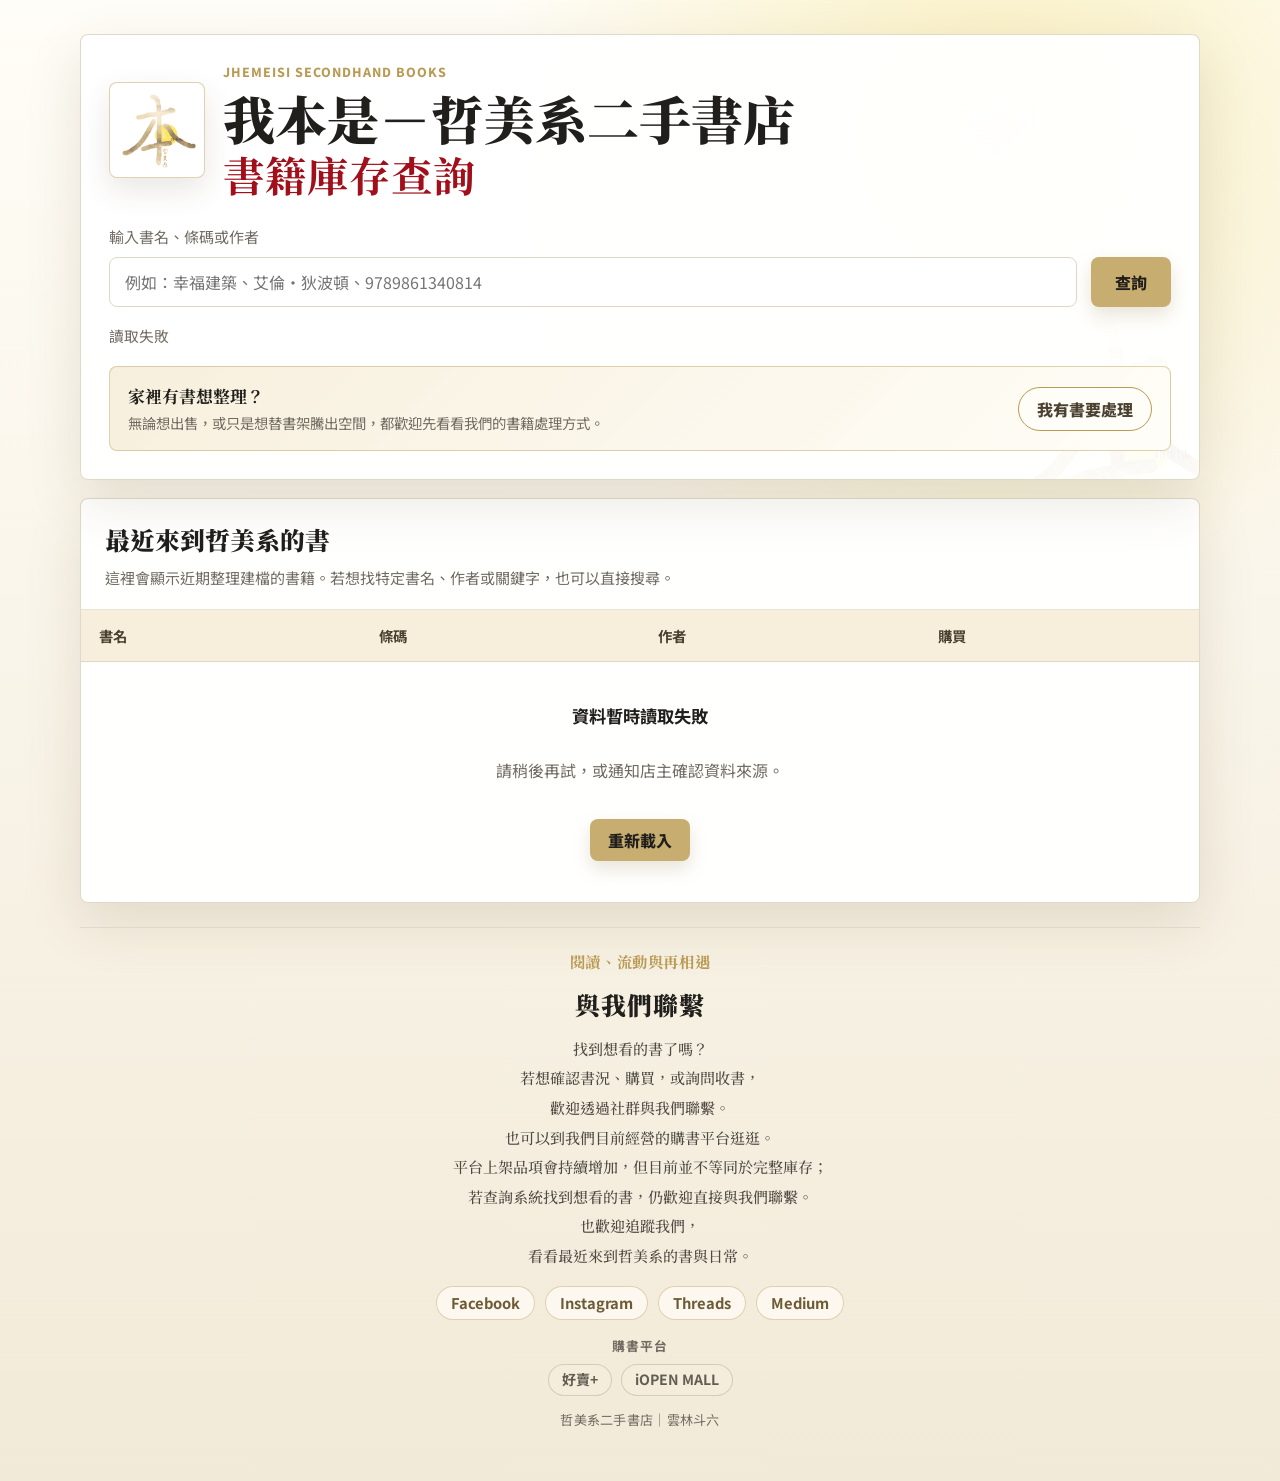
<file: index.html>
<!doctype html>
<html lang="zh-Hant">
  <head>
    <meta charset="UTF-8" />
    <meta name="viewport" content="width=device-width, initial-scale=1.0" />
    <meta
      name="description"
      content="查詢我本是－哲美系二手書店目前可購買的書籍庫存。"
    />
    <meta name="theme-color" content="#fbf8ef" />
    <title>我本是－哲美系二手書店｜書籍庫存查詢</title>
    <link rel="icon" type="image/jpeg" href="./assets/logo.jpg" />
    <link rel="apple-touch-icon" href="./assets/logo.jpg" />
    <link rel="preconnect" href="https://fonts.googleapis.com" />
    <link rel="preconnect" href="https://fonts.gstatic.com" crossorigin />
    <link
      href="https://fonts.googleapis.com/css2?family=Noto+Sans+TC:wght@400;500;700;800&family=Noto+Serif+TC:wght@500;700;900&display=swap"
      rel="stylesheet"
    />
    <link rel="stylesheet" href="./styles.css?v=20261008-5" />

    <!-- Google tag (GA4) -->
    <script async src="https://www.googletagmanager.com/gtag/js?id=G-G9T6ZLVH8P"></script>
    <script>
      window.dataLayer = window.dataLayer || [];
      function gtag() {
        dataLayer.push(arguments);
      }
      gtag("js", new Date());
      gtag("config", "G-G9T6ZLVH8P");
    </script>

    <script defer src="./config.js?v=20261008-5"></script>
    <script defer src="./intake-status.js?v=20261008-5"></script>
    <script defer src="./app.js?v=20261008-5"></script>
  </head>
  <body>
    <main class="app-shell">
      <section class="search-panel" aria-labelledby="page-title">
        <div class="brand-header">
          <img class="brand-logo" src="./assets/logo.jpg" alt="我本是－哲美系二手書店標誌" />
          <div class="brand-copy">
            <p class="eyebrow">Jhemeisi Secondhand Books</p>
            <h1 id="page-title">
              <span>我本是－哲美系二手書店</span>
              <strong>書籍庫存查詢</strong>
            </h1>
          </div>
        </div>

        <form class="search-box" id="searchForm">
          <label for="searchInput">輸入書名、條碼或作者</label>
          <div class="search-row">
            <input
              id="searchInput"
              name="query"
              type="search"
              autocomplete="off"
              placeholder="例如：幸福建築、艾倫・狄波頓、9789861340814"
            />
            <div class="search-actions">
              <button class="secondary-button" id="clearSearch" type="button" hidden>清除</button>
              <button id="searchButton" type="submit">查詢</button>
            </div>
          </div>
        </form>

        <div class="status-bar">
          <span id="resultSummary">載入最近書籍中...</span>
          <span id="updatedAt"></span>
        </div>

        <aside class="book-intake-callout" aria-labelledby="book-intake-title">
          <div>
            <strong id="book-intake-title">家裡有書想整理？</strong>
            <span>無論想出售，或只是想替書架騰出空間，都歡迎先看看我們的書籍處理方式。</span>
          </div>
          <button id="openBookIntake" type="button">我有書要處理</button>
        </aside>
      </section>

      <section class="results-panel" aria-live="polite">
        <div class="list-intro">
          <h2 id="listTitle">最近來到哲美系的書</h2>
          <p id="listDescription">這裡會顯示近期整理建檔的書籍。若想找特定書名、作者或關鍵字，也可以直接搜尋。</p>
        </div>

        <div class="results-toolbar" id="resultsToolbar" hidden>
          <span class="filter-label">顯示</span>
          <div class="book-filters" role="group" aria-label="篩選書籍購買方式">
            <button class="is-active" type="button" data-book-filter="all" aria-pressed="true">全部書籍</button>
            <button type="button" data-book-filter="direct" aria-pressed="false">可直接下單</button>
          </div>
        </div>

        <div class="table-wrap">
          <table>
            <thead>
              <tr>
                <th>書名</th>
                <th>條碼</th>
                <th>作者</th>
                <th>購買</th>
              </tr>
            </thead>
            <tbody id="resultsBody"></tbody>
          </table>
          <div class="empty-state" id="emptyState" hidden>
            <strong></strong>
            <span></span>
            <button class="retry-button" id="retryButton" type="button" hidden>重新載入</button>
          </div>
        </div>
        <div class="results-footer-controls" id="resultsFooterControls" hidden>
          <button id="toggleRecentBooks" type="button"></button>
        </div>
      </section>

      <footer class="site-footer">
        <div class="footer-motto">閱讀、流動與再相遇</div>
        <h2>與我們聯繫</h2>
        <p class="footer-copy">
          <span>找到想看的書了嗎？</span>
          <span>若想確認書況、購買，或詢問收書，</span>
          <span>歡迎透過社群與我們聯繫。</span>
          <span>也可以到我們目前經營的購書平台逛逛。</span>
          <span>平台上架品項會持續增加，但目前並不等同於完整庫存；</span>
          <span>若查詢系統找到想看的書，仍歡迎直接與我們聯繫。</span>
          <span>也歡迎追蹤我們，</span>
          <span>看看最近來到哲美系的書與日常。</span>
        </p>
        <nav class="social-links" aria-label="社群連結">
          <a href="https://www.facebook.com/jhemeisi" target="_blank" rel="noopener noreferrer">Facebook</a>
          <a href="https://www.instagram.com/iam_jhemeisi/" target="_blank" rel="noopener noreferrer">Instagram</a>
          <a href="https://www.threads.net/@iam_jhemeisi" target="_blank" rel="noopener noreferrer">Threads</a>
          <a href="https://medium.com/@jhemeisi" target="_blank" rel="noopener noreferrer">Medium</a>
        </nav>
        <div class="platform-section">
          <div class="footer-label">購書平台</div>
          <nav class="platform-links" aria-label="購書平台連結">
            <a href="https://famistore.famiport.com.tw/users/5077901" target="_blank" rel="noopener noreferrer">好賣+</a>
            <a href="https://mall.iopenmall.tw/005158/" target="_blank" rel="noopener noreferrer">iOPEN MALL</a>
          </nav>
        </div>
        <small>哲美系二手書店｜雲林斗六</small>
      </footer>
    </main>

    <dialog
      class="book-intake-dialog"
      id="bookIntakeDialog"
      aria-labelledby="book-intake-dialog-title"
      aria-describedby="book-intake-dialog-description"
    >
      <div class="dialog-header">
        <div>
          <p class="eyebrow">Book Intake Guide</p>
          <h2 id="book-intake-dialog-title">書籍收購與整理</h2>
        </div>
        <button class="dialog-close" id="closeBookIntake" type="button" aria-label="關閉收書說明">×</button>
      </div>
      <section class="book-intake-intro" aria-labelledby="book-intake-intro-title">
        <h3 id="book-intake-intro-title">想賣書，或只是想替書架騰出空間？</h3>
        <p id="book-intake-dialog-description">
          除了二手書收購，我們也歡迎您將不再需要的書籍免費交給我們處理。以下兩種方式不同，請依自己的需求選擇。
        </p>
      </section>
      <section class="book-intake-methods" aria-labelledby="book-intake-methods-title">
        <h3 id="book-intake-methods-title">二手書收購</h3>
        <p class="book-intake-section-intro">
          我們會依照書籍內容、書況及市場需求，評估是否收購並提供價格。實際收購品項與數量，仍須經過評估確認。
        </p>
        <section class="book-intake-status" aria-labelledby="book-intake-status-title">
          <div class="book-intake-status-heading">
            <span>目前公告</span>
            <h4 id="book-intake-status-title">2026 年 10 月收書狀態</h4>
          </div>
          <div class="book-intake-status-grid">
            <div>
              <strong>預約到府收購（50 本以上）</strong>
              <span class="intake-status-badge" id="appointmentIntakeStatus">O（開放評估）</span>
            </div>
            <div>
              <strong>店內收購</strong>
              <span class="intake-status-badge is-closed" id="storeIntakeStatus">X（暫停）</span>
            </div>
          </div>
          <p class="book-intake-status-notice" id="bookIntakeStatusNotice">
            因近期收到的書籍數量較多，目前仍在陸續整理中。考量現有庫存及處理進度，這兩個月暫無排定店內收購日，還請見諒。免費交書或整批整理需求，仍可先聯繫詢問，實際安排以雙方確認為準。
          </p>
          <p class="book-intake-status-reminder">實際收購仍須事先評估書籍內容、數量及安排時間。</p>
        </section>
        <div class="book-intake-method-list">
          <article class="book-intake-method">
            <div class="book-intake-method-heading">
              <strong>少量書籍｜店內收購</strong>
              <span class="method-status-badge is-closed" id="storeMethodStatus">本月暫停</span>
            </div>
            <p>
              若書籍數量不多，請留意社群公布的收購日，並於開放日期將書帶至店內。收購日將視書籍整理進度與庫存狀況不定期安排，實際日期以社群公告為準。出發前請先確認最新公告，謝謝您的配合。
            </p>
          </article>
          <article class="book-intake-method">
            <strong>50 本以上｜預約到府收購</strong>
            <p>
              書籍數量達 50 本以上，可先聯繫並提供書籍整體、書背照片與大約數量，由我們評估是否收購，再協調到府日期。開放預約僅代表可先提出評估，不代表保證收購或立即到府。
            </p>
          </article>
        </div>
      </section>
      <section class="book-donation-section" aria-labelledby="book-donation-title">
        <h3 id="book-donation-title">免費提供書籍／整批整理</h3>
        <p>
          如果您有不再需要的書籍，不一定要出售，也可以先詢問免費交書或整批整理。
        </p>
        <p>
          無論是仍有閱讀價值的書，或不適合再次販售的書籍，都歡迎先與我們聯繫。我們會依實際情況評估是否接收，並安排後續整理、重新流通或回收。
        </p>
        <p>
          您不需要事先逐本篩選；經雙方確認接收後，也不需支付處理費。
        </p>
        <h4>如何交書？</h4>
        <p>
          請先與我們聯繫，告知大約數量及所在地點。我們會依目前的整理進度、空間及人力，與您確認交接方式與時間。
        </p>
        <p>
          可預約自行送書；如需到府載運，也歡迎先詢問。實際是否接收及安排時間，仍以雙方確認為準。
        </p>
      </section>
      <h3 class="book-intake-image-title">二手書收購原則</h3>
      <p class="book-intake-image-note">
        以下收購原則主要適用於付費收購；如僅希望免費交由我們整理處理，可參考上方說明。
      </p>
      <a
        class="dialog-image-link"
        href="./assets/收書說明_收購原則.png"
        target="_blank"
        rel="noopener noreferrer"
        aria-label="另開原尺寸收書說明圖"
      >
        <img src="./assets/收書說明_收購原則.png" alt="哲美系二手書收購原則說明圖" />
      </a>
      <div class="dialog-actions">
        <a
          class="dialog-primary-action"
          href="https://www.instagram.com/iam_jhemeisi/"
          target="_blank"
          rel="noopener noreferrer"
        >前往 Instagram 詢問</a>
        <button id="closeBookIntakeBottom" type="button">先關閉</button>
      </div>
    </dialog>
  </body>
</html>
</file>
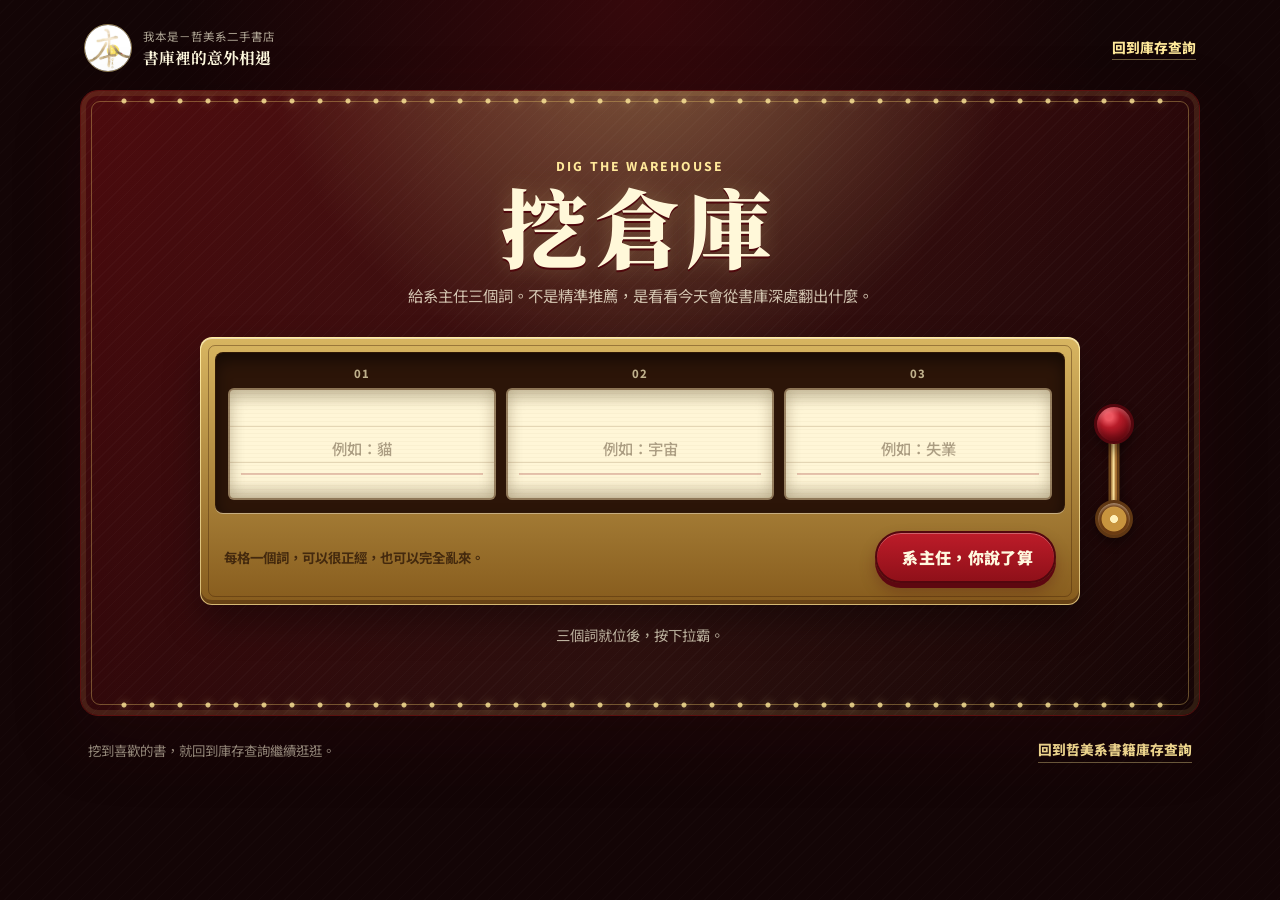
<file: warehouse.html>
<!doctype html>
<html lang="zh-Hant">
  <head>
    <meta charset="UTF-8" />
    <meta name="viewport" content="width=device-width, initial-scale=1.0" />
    <meta
      name="description"
      content="輸入三個自由關鍵字，讓哲美系從目前有庫存的書中挖出意外相遇。"
    />
    <meta name="theme-color" content="#260709" />
    <title>挖倉庫｜我本是－哲美系二手書店</title>
    <link rel="icon" type="image/jpeg" href="./assets/logo.jpg" />
    <link rel="apple-touch-icon" href="./assets/logo.jpg" />
    <link rel="preconnect" href="https://fonts.googleapis.com" />
    <link rel="preconnect" href="https://fonts.gstatic.com" crossorigin />
    <link
      href="https://fonts.googleapis.com/css2?family=Noto+Sans+TC:wght@400;500;700;800&family=Noto+Serif+TC:wght@500;700;900&display=swap"
      rel="stylesheet"
    />
    <link rel="stylesheet" href="./styles.css?v=20260902-1" />
    <link rel="stylesheet" href="./warehouse-game.css?v=20260902-2" />
    <link rel="stylesheet" href="./warehouse-page.css?v=20260902-2" />

    <!-- Google tag (GA4) -->
    <script async src="https://www.googletagmanager.com/gtag/js?id=G-G9T6ZLVH8P"></script>
    <script>
      window.dataLayer = window.dataLayer || [];
      function gtag() {
        dataLayer.push(arguments);
      }
      gtag("js", new Date());
      gtag("config", "G-G9T6ZLVH8P");
    </script>

    <script defer src="./config.js?v=20260902-1"></script>
    <script defer src="./warehouse-game.js?v=20260910-1"></script>
  </head>
  <body class="warehouse-page-body">
    <main class="warehouse-page">
      <nav class="warehouse-page__nav" aria-label="頁面導覽">
        <a class="warehouse-page__brand" href="./index.html">
          <img src="./assets/logo.jpg" alt="" />
          <span>
            <small>我本是－哲美系二手書店</small>
            <strong>書庫裡的意外相遇</strong>
          </span>
        </a>
        <a class="warehouse-page__back" href="./index.html">回到庫存查詢</a>
      </nav>

      <section class="warehouse-game" id="warehouseGame" aria-labelledby="warehouseGameTitle">
        <div class="warehouse-game__lights" aria-hidden="true"></div>
        <header class="warehouse-game__header">
          <p class="warehouse-game__kicker">Dig the Warehouse</p>
          <h1 id="warehouseGameTitle">挖倉庫</h1>
          <p>給系主任三個詞。不是精準推薦，是看看今天會從書庫深處翻出什麼。</p>
        </header>

        <form class="warehouse-game__machine" id="warehouseGameForm" novalidate>
          <div class="warehouse-game__reels" aria-label="輸入三個關鍵字">
            <label class="warehouse-reel">
              <span class="warehouse-reel__number">01</span>
              <span class="warehouse-reel__window">
                <input
                  id="warehouseWord1"
                  name="word1"
                  type="text"
                  aria-label="第一個關鍵字"
                  maxlength="24"
                  autocomplete="off"
                  placeholder="例如：貓"
                  required
                />
                <span class="warehouse-reel__motion" aria-hidden="true">宇宙</span>
              </span>
            </label>
            <label class="warehouse-reel">
              <span class="warehouse-reel__number">02</span>
              <span class="warehouse-reel__window">
                <input
                  id="warehouseWord2"
                  name="word2"
                  type="text"
                  aria-label="第二個關鍵字"
                  maxlength="24"
                  autocomplete="off"
                  placeholder="例如：宇宙"
                  required
                />
                <span class="warehouse-reel__motion" aria-hidden="true">失業</span>
              </span>
            </label>
            <label class="warehouse-reel">
              <span class="warehouse-reel__number">03</span>
              <span class="warehouse-reel__window">
                <input
                  id="warehouseWord3"
                  name="word3"
                  type="text"
                  aria-label="第三個關鍵字"
                  maxlength="24"
                  autocomplete="off"
                  placeholder="例如：失業"
                  required
                />
                <span class="warehouse-reel__motion" aria-hidden="true">貓</span>
              </span>
            </label>
          </div>

          <div class="warehouse-game__controls">
            <p class="warehouse-game__hint">每格一個詞，可以很正經，也可以完全亂來。</p>
            <button class="warehouse-game__spin" id="warehouseSpinButton" type="submit">
              <span>系主任，你說了算</span>
            </button>
          </div>

          <button
            class="warehouse-game__handle"
            id="warehouseHandleButton"
            type="submit"
            aria-label="拉下把手，開始挖倉庫"
          >
            <span class="warehouse-game__handle-arm" aria-hidden="true">
              <span class="warehouse-game__handle-knob"></span>
              <span class="warehouse-game__handle-shaft"></span>
            </span>
            <span class="warehouse-game__handle-pivot" aria-hidden="true"></span>
          </button>
        </form>

        <div class="warehouse-game__status" id="warehouseGameStatus" aria-live="polite">
          三個詞就位後，按下拉霸。
        </div>

        <section class="warehouse-game__result" id="warehouseGameResult" aria-labelledby="warehouseResultTitle" hidden>
          <div class="warehouse-game__result-header">
            <div>
              <p class="warehouse-game__result-kicker">Warehouse says</p>
              <h2 id="warehouseResultTitle">這次挖到的書</h2>
            </div>
            <button id="warehouseSpinAgain" type="button">不服，再挖一次</button>
          </div>
          <div class="warehouse-game__books" id="warehouseGameBooks"></div>
        </section>
      </section>

      <footer class="warehouse-page__footer">
        <p>挖到喜歡的書，就回到庫存查詢繼續逛逛。</p>
        <a href="./index.html">回到哲美系書籍庫存查詢</a>
      </footer>
    </main>
  </body>
</html>
</file>
<file: styles.css>
@import url("https://fonts.googleapis.com/css2?family=Noto+Sans+TC:wght@400;500;700;800&family=Noto+Serif+TC:wght@500;700;900&display=swap");

:root {
  color-scheme: light;
  --font-sans: "Noto Sans TC", "Microsoft JhengHei", system-ui, -apple-system, BlinkMacSystemFont, sans-serif;
  --font-serif: "Noto Serif TC", "Noto Sans TC", "Songti TC", serif;
  --ink: #211f1b;
  --muted: #716b62;
  --line: #ded7c8;
  --paper: #fbf8ef;
  --surface: rgba(255, 255, 255, 0.94);
  --accent: #a10f1b;
  --accent-dark: #760a13;
  --gold: #b99a53;
  --gold-soft: #f2df80;
  --button: #c8ad70;
  --button-dark: #9b8355;
  --button-text: #211f1b;
  --shadow: 0 20px 55px rgba(82, 61, 24, 0.13);
}

* {
  box-sizing: border-box;
}

[hidden] {
  display: none !important;
}

body {
  margin: 0;
  min-height: 100vh;
  background:
    radial-gradient(circle at 78% 8%, rgba(242, 223, 128, 0.44), transparent 30%),
    linear-gradient(180deg, #fffdf7 0%, #f2ead8 100%);
  color: var(--ink);
  font-family: var(--font-sans);
}

button,
input {
  font: inherit;
  font-family: var(--font-sans);
}

button {
  border: 0;
  cursor: pointer;
}

.app-shell {
  width: min(1120px, calc(100% - 32px));
  margin: 0 auto;
  padding: 34px 0 48px;
}

.search-panel,
.results-panel {
  background: var(--surface);
  border: 1px solid rgba(222, 215, 200, 0.95);
  border-radius: 8px;
  box-shadow: var(--shadow);
}

.search-panel {
  position: relative;
  overflow: hidden;
  padding: 28px;
}

.search-panel::after {
  position: absolute;
  right: -42px;
  bottom: -76px;
  width: 260px;
  height: 260px;
  background: url("./assets/logo.jpg") center / contain no-repeat;
  content: "";
  opacity: 0.055;
  pointer-events: none;
}

.brand-header {
  position: relative;
  z-index: 1;
  display: grid;
  grid-template-columns: 96px minmax(0, 1fr);
  gap: 18px;
  align-items: center;
}

.brand-logo {
  width: 96px;
  height: 96px;
  border: 1px solid rgba(185, 154, 83, 0.45);
  border-radius: 8px;
  background: #ffffff;
  object-fit: contain;
  padding: 5px;
  box-shadow: 0 12px 30px rgba(82, 61, 24, 0.12);
}

.brand-copy {
  min-width: 0;
}

.eyebrow {
  margin: 0 0 8px;
  color: var(--gold);
  font-size: 0.78rem;
  font-weight: 800;
  letter-spacing: 0.08em;
  text-transform: uppercase;
}

h1 {
  display: grid;
  gap: 6px;
  margin: 0;
  letter-spacing: 0;
}

h1 span {
  color: var(--ink);
  font-family: var(--font-serif);
  font-size: clamp(1.78rem, 4.2vw, 3.25rem);
  font-weight: 900;
  line-height: 1.1;
}

h1 strong {
  color: var(--accent);
  font-family: var(--font-serif);
  font-size: clamp(1.42rem, 3.36vw, 2.6rem);
  font-weight: 700;
  line-height: 1.1;
}

.search-box {
  position: relative;
  z-index: 1;
  margin-top: 28px;
}

.search-box label {
  display: grid;
  gap: 8px;
  color: var(--muted);
  font-size: 0.94rem;
}

.search-row {
  display: flex;
  align-items: center;
  justify-content: space-between;
  gap: 14px;
  margin-top: 10px;
}

.search-row input {
  width: 100%;
  min-height: 50px;
  border: 1px solid var(--line);
  border-radius: 8px;
  background: #ffffff;
  color: var(--ink);
  padding: 0 15px;
}

.search-row input:focus {
  border-color: var(--accent);
  outline: 3px solid rgba(161, 15, 27, 0.14);
}

.search-actions {
  display: flex;
  gap: 10px;
}

.search-row button,
.retry-button {
  min-height: 50px;
  padding: 0 24px;
  border-radius: 8px;
  background: var(--button);
  color: var(--button-text);
  font-weight: 800;
  white-space: nowrap;
  box-shadow: 0 8px 18px rgba(155, 131, 85, 0.22);
}

.search-row button:hover,
.retry-button:hover {
  background: var(--button-dark);
  color: #ffffff;
}

.search-row button:focus-visible,
.retry-button:focus-visible,
.purchase-links a:focus-visible,
.social-links a:focus-visible,
.platform-links a:focus-visible {
  outline: 3px solid rgba(161, 15, 27, 0.22);
  outline-offset: 2px;
}

.search-row button:disabled {
  cursor: wait;
  opacity: 0.7;
}

.search-row .secondary-button {
  border: 1px solid var(--line);
  background: #ffffff;
  color: var(--muted);
  box-shadow: none;
}

.search-row .secondary-button:hover {
  border-color: var(--button-dark);
  background: #f7efdc;
  color: var(--ink);
}

.status-bar {
  position: relative;
  z-index: 1;
  display: flex;
  align-items: center;
  justify-content: space-between;
  gap: 16px;
  margin-top: 18px;
  color: var(--muted);
  font-size: 0.92rem;
}

.book-intake-callout {
  position: relative;
  z-index: 1;
  display: flex;
  align-items: center;
  justify-content: space-between;
  gap: 20px;
  margin-top: 20px;
  padding: 16px 18px;
  border: 1px solid rgba(185, 154, 83, 0.44);
  border-radius: 8px;
  background: linear-gradient(135deg, rgba(247, 239, 220, 0.96), rgba(255, 253, 247, 0.94));
}

.book-intake-callout div {
  display: grid;
  gap: 4px;
}

.book-intake-callout strong {
  color: var(--ink);
  font-family: var(--font-serif);
  font-size: 1.06rem;
}

.book-intake-callout span {
  color: var(--muted);
  font-size: 0.9rem;
  line-height: 1.55;
}

.book-intake-callout button {
  min-height: 44px;
  padding: 0 18px;
  border: 1px solid var(--gold);
  border-radius: 999px;
  background: #fffdf7;
  color: #4b4131;
  font-weight: 800;
  white-space: nowrap;
  box-shadow: none;
}

.book-intake-callout button:hover {
  border-color: var(--button-dark);
  background: #f7efdc;
  color: var(--ink);
}

.book-intake-callout button:focus-visible,
.dialog-close:focus-visible,
.dialog-actions a:focus-visible,
.dialog-actions button:focus-visible {
  outline: 3px solid rgba(161, 15, 27, 0.24);
  outline-offset: 3px;
}

.results-panel {
  margin-top: 18px;
  overflow: hidden;
}

.results-panel tbody {
  transition: opacity 160ms ease;
}

.results-panel.is-loading tbody {
  opacity: 0.42;
}

.list-intro {
  padding: 22px 24px 4px;
  border-bottom: 1px solid rgba(222, 215, 200, 0.7);
}

.list-intro h2 {
  margin: 0;
  color: var(--ink);
  font-family: var(--font-serif);
  font-size: clamp(1.15rem, 2.5vw, 1.55rem);
  font-weight: 900;
  letter-spacing: 0;
}

.list-intro p {
  max-width: 720px;
  margin: 8px 0 14px;
  color: var(--muted);
  font-size: 0.94rem;
  line-height: 1.7;
}

.results-toolbar {
  display: flex;
  align-items: center;
  gap: 12px;
  padding: 14px 24px;
  border-bottom: 1px solid rgba(222, 215, 200, 0.78);
  background: rgba(255, 253, 247, 0.76);
}

.filter-label {
  color: var(--muted);
  font-size: 0.84rem;
  font-weight: 700;
}

.book-filters {
  display: flex;
  flex-wrap: wrap;
  gap: 8px;
}

.book-filters button {
  min-height: 36px;
  padding: 6px 14px;
  border: 1px solid var(--line);
  border-radius: 999px;
  background: #ffffff;
  color: var(--muted);
  font-size: 0.88rem;
  font-weight: 800;
}

.book-filters button:hover {
  border-color: rgba(161, 15, 27, 0.34);
  color: var(--accent);
}

.book-filters button.is-active {
  border-color: var(--accent);
  background: var(--accent);
  color: #ffffff;
}

.book-filters button:focus-visible,
.results-footer-controls button:focus-visible {
  outline: 3px solid rgba(161, 15, 27, 0.22);
  outline-offset: 2px;
}

.table-wrap {
  position: relative;
  min-height: 240px;
  overflow-x: auto;
}

table {
  width: 100%;
  border-collapse: collapse;
}

th,
td {
  padding: 15px 18px;
  border-bottom: 1px solid var(--line);
  text-align: left;
  vertical-align: top;
}

th {
  background: #f7efdc;
  color: #4b4131;
  font-size: 0.9rem;
}

td {
  background: rgba(255, 255, 255, 0.74);
  line-height: 1.45;
}

.book-title-cell {
  min-width: 220px;
}

.purchase-links {
  display: flex;
  flex-wrap: wrap;
  gap: 8px;
  min-width: 180px;
}

.purchase-links a {
  display: inline-flex;
  align-items: center;
  justify-content: center;
  min-height: 34px;
  padding: 7px 12px;
  border: 1px solid var(--accent);
  border-radius: 999px;
  background: var(--accent);
  color: #ffffff;
  font-size: 0.86rem;
  font-weight: 800;
  line-height: 1.25;
  text-decoration: none;
  white-space: nowrap;
  transition:
    background-color 160ms ease,
    border-color 160ms ease,
    color 160ms ease;
}

.purchase-links a:hover {
  border-color: var(--accent-dark);
  background: var(--accent-dark);
  color: #ffffff;
}

.purchase-inquiry-link {
  color: #6f665a;
  font-size: 0.84rem;
  font-weight: 700;
  text-decoration: underline;
  text-decoration-color: rgba(111, 102, 90, 0.42);
  text-decoration-thickness: 1px;
  text-underline-offset: 4px;
  white-space: nowrap;
}

.purchase-inquiry-link:hover {
  color: var(--accent);
  text-decoration-color: currentColor;
}

.purchase-inquiry-link:focus-visible {
  outline: 3px solid rgba(161, 15, 27, 0.22);
  outline-offset: 3px;
}

.results-footer-controls {
  padding: 18px 20px 22px;
  text-align: center;
}

.results-footer-controls button {
  min-height: 42px;
  padding: 8px 20px;
  border: 1px solid rgba(161, 15, 27, 0.28);
  border-radius: 999px;
  background: #ffffff;
  color: var(--accent);
  font-weight: 800;
}

.results-footer-controls button:hover {
  border-color: var(--accent);
  background: #f7efdc;
}

.empty-state {
  display: grid;
  gap: 8px;
  place-items: center;
  min-height: 240px;
  padding: 30px;
  color: var(--muted);
  text-align: center;
}

.empty-state strong {
  color: var(--ink);
  font-size: 1.08rem;
}

.retry-button {
  min-height: 42px;
  margin-top: 6px;
  padding: 0 18px;
}

.site-footer {
  display: grid;
  gap: 14px;
  margin-top: 24px;
  padding: 22px 16px 4px;
  border-top: 1px solid rgba(222, 215, 200, 0.85);
  color: #5e584f;
  text-align: center;
}

.footer-motto {
  color: var(--gold);
  font-family: var(--font-serif);
  font-size: 0.96rem;
  font-weight: 700;
  letter-spacing: 0.04em;
}

.site-footer h2 {
  margin: 0;
  color: var(--ink);
  font-family: var(--font-serif);
  font-size: clamp(1.2rem, 2.5vw, 1.55rem);
  font-weight: 900;
  letter-spacing: 0.04em;
}

.footer-copy {
  display: grid;
  gap: 4px;
  margin: 0;
  color: #4f4a43;
  font-family: var(--font-serif);
  font-size: 0.94rem;
  font-weight: 500;
  line-height: 1.7;
}

.site-footer span {
  display: block;
}

.social-links {
  display: flex;
  flex-wrap: wrap;
  justify-content: center;
  gap: 10px;
  margin-top: 4px;
}

.social-links a {
  min-height: 34px;
  padding: 7px 14px;
  border: 1px solid rgba(185, 154, 83, 0.42);
  border-radius: 999px;
  background: rgba(255, 253, 247, 0.72);
  color: #6c5b36;
  font-size: 0.92rem;
  font-weight: 700;
  line-height: 1.2;
  text-decoration: none;
  text-underline-offset: 4px;
  transition:
    background-color 160ms ease,
    border-color 160ms ease,
    color 160ms ease;
}

.social-links a:hover {
  border-color: rgba(155, 131, 85, 0.68);
  background: rgba(247, 239, 220, 0.92);
  color: #4f4127;
  text-decoration: none;
}

.platform-section {
  display: grid;
  gap: 9px;
  margin-top: 2px;
}

.footer-label {
  color: var(--muted);
  font-size: 0.8rem;
  font-weight: 700;
  letter-spacing: 0.08em;
}

.platform-links {
  display: flex;
  flex-wrap: wrap;
  justify-content: center;
  gap: 9px;
}

.platform-links a {
  min-height: 32px;
  padding: 6px 13px;
  border: 1px solid rgba(113, 107, 98, 0.26);
  border-radius: 999px;
  background: rgba(247, 239, 220, 0.45);
  color: #625d54;
  font-size: 0.88rem;
  font-weight: 700;
  line-height: 1.25;
  text-decoration: none;
  transition:
    background-color 160ms ease,
    border-color 160ms ease,
    color 160ms ease;
}

.platform-links a:hover {
  border-color: rgba(113, 107, 98, 0.42);
  background: rgba(247, 239, 220, 0.76);
  color: #423d36;
}

.site-footer small {
  color: var(--muted);
  font-size: 0.82rem;
  letter-spacing: 0.02em;
}

.book-intake-dialog {
  width: min(720px, calc(100% - 28px));
  max-height: calc(100vh - 28px);
  margin: auto;
  padding: 0;
  overflow: auto;
  border: 1px solid var(--line);
  border-radius: 12px;
  background: var(--paper);
  color: var(--ink);
  box-shadow: 0 24px 80px rgba(33, 31, 27, 0.32);
}

.book-intake-dialog::backdrop {
  background: rgba(33, 31, 27, 0.68);
  backdrop-filter: blur(3px);
}

.dialog-header {
  position: sticky;
  z-index: 2;
  top: 0;
  display: flex;
  align-items: flex-start;
  justify-content: space-between;
  gap: 16px;
  padding: 18px 20px 14px;
  border-bottom: 1px solid var(--line);
  background: rgba(251, 248, 239, 0.97);
}

.dialog-header .eyebrow {
  margin-bottom: 4px;
}

.dialog-header h2 {
  margin: 0;
  font-family: var(--font-serif);
  font-size: 1.45rem;
}

.dialog-close {
  display: grid;
  flex: 0 0 auto;
  width: 40px;
  height: 40px;
  place-items: center;
  border-radius: 999px;
  background: #ffffff;
  color: var(--ink);
  font-size: 1.7rem;
  line-height: 1;
}

.book-intake-intro {
  margin: 18px 20px 16px;
}

.book-intake-intro h3,
.book-intake-image-title {
  margin: 0;
  color: var(--ink);
  font-family: var(--font-serif);
  font-size: 1.14rem;
  font-weight: 900;
  line-height: 1.5;
}

.book-intake-intro p {
  margin: 8px 0 0;
  color: var(--muted);
  font-size: 0.94rem;
  line-height: 1.7;
}

.book-intake-methods {
  margin: 0 20px 14px;
}

.book-intake-methods h3 {
  margin: 0 0 10px;
  color: var(--ink);
  font-family: var(--font-serif);
  font-size: 1.08rem;
  font-weight: 900;
}

.book-intake-section-intro {
  margin: 0 0 10px;
  color: var(--muted);
  font-size: 0.9rem;
  line-height: 1.7;
}

.book-intake-status {
  margin: 0 0 12px;
  padding: 14px 15px;
  border: 1px solid rgba(161, 15, 27, 0.2);
  border-radius: 8px;
  background: rgba(255, 253, 247, 0.86);
}

.book-intake-status-heading {
  display: flex;
  align-items: baseline;
  justify-content: space-between;
  gap: 12px;
}

.book-intake-status-heading > span {
  color: var(--accent);
  font-size: 0.76rem;
  font-weight: 800;
  letter-spacing: 0.06em;
}

.book-intake-status-heading h4 {
  margin: 0;
  color: var(--ink);
  font-family: var(--font-serif);
  font-size: 1rem;
  font-weight: 900;
}

.book-intake-status-grid {
  display: grid;
  gap: 8px;
  grid-template-columns: repeat(2, minmax(0, 1fr));
  margin-top: 12px;
}

.book-intake-status-grid > div {
  display: flex;
  align-items: center;
  justify-content: space-between;
  gap: 10px;
  padding: 9px 11px;
  border: 1px solid rgba(185, 154, 83, 0.3);
  border-radius: 7px;
  background: #ffffff;
}

.book-intake-status-grid strong {
  color: #4b4131;
  font-size: 0.87rem;
}

.intake-status-badge {
  color: #386341;
  font-size: 0.84rem;
  font-weight: 800;
  white-space: nowrap;
}

.intake-status-badge.is-closed {
  color: var(--accent);
}

.book-intake-status-notice,
.book-intake-status-reminder {
  margin: 10px 0 0;
  color: var(--muted);
  font-size: 0.86rem;
  line-height: 1.7;
}

.book-intake-status-reminder {
  color: #4b4131;
  font-weight: 700;
}

.book-intake-method-list {
  display: grid;
  gap: 10px;
  grid-template-columns: repeat(2, minmax(0, 1fr));
}

.book-intake-method {
  padding: 14px 15px;
  border: 1px solid rgba(185, 154, 83, 0.38);
  border-radius: 8px;
  background: rgba(247, 239, 220, 0.62);
}

.book-intake-method strong {
  display: block;
  color: #4b4131;
  font-size: 0.94rem;
  line-height: 1.45;
}

.book-intake-method-heading {
  display: flex;
  align-items: center;
  justify-content: space-between;
  gap: 10px;
}

.method-status-badge {
  flex: 0 0 auto;
  padding: 3px 8px;
  border-radius: 999px;
  background: rgba(56, 99, 65, 0.1);
  color: #386341;
  font-size: 0.76rem;
  font-weight: 800;
  white-space: nowrap;
}

.method-status-badge.is-closed {
  background: rgba(161, 15, 27, 0.08);
  color: var(--accent);
}

.book-intake-method p {
  margin: 7px 0 0;
  color: var(--muted);
  font-size: 0.88rem;
  line-height: 1.7;
}

.book-donation-section {
  margin: 0 20px 18px;
  padding: 16px;
  border: 1px solid rgba(113, 107, 98, 0.28);
  border-left: 4px solid var(--gold);
  border-radius: 8px;
  background: rgba(255, 255, 255, 0.76);
}

.book-donation-section h3 {
  margin: 0 0 10px;
  color: #4b4131;
  font-family: var(--font-serif);
  font-size: 1.08rem;
  font-weight: 900;
}

.book-donation-section h4 {
  margin: 14px 0 2px;
  color: #4b4131;
  font-size: 0.92rem;
  font-weight: 800;
}

.book-donation-section p {
  margin: 8px 0 0;
  color: var(--muted);
  font-size: 0.9rem;
  line-height: 1.75;
}

.book-intake-image-title {
  margin: 0 20px 10px;
  font-size: 1.08rem;
}

.book-intake-image-note {
  margin: -2px 20px 10px;
  color: var(--muted);
  font-size: 0.86rem;
  line-height: 1.65;
}

.dialog-image-link {
  display: block;
  margin: 0 20px;
}

.dialog-image-link img {
  display: block;
  width: 100%;
  height: auto;
  border: 1px solid var(--line);
  border-radius: 8px;
}

.dialog-actions {
  display: flex;
  justify-content: flex-end;
  gap: 10px;
  padding: 18px 20px 20px;
}

.dialog-actions a,
.dialog-actions button {
  display: inline-flex;
  min-height: 42px;
  align-items: center;
  justify-content: center;
  padding: 0 16px;
  border: 1px solid var(--line);
  border-radius: 999px;
  background: #ffffff;
  color: var(--ink);
  font-weight: 800;
  text-decoration: none;
}

.dialog-actions .dialog-primary-action {
  border-color: var(--accent);
  background: var(--accent);
  color: #ffffff;
}

.dialog-actions .dialog-primary-action:hover {
  background: var(--accent-dark);
}

@media (max-width: 760px) {
  .app-shell {
    width: min(100% - 20px, 1120px);
    padding-top: 18px;
  }

  .search-panel {
    padding: 18px;
  }

  .brand-header {
    grid-template-columns: 72px minmax(0, 1fr);
    gap: 13px;
  }

  .brand-logo {
    width: 72px;
    height: 72px;
    padding: 5px;
  }

  .search-row,
  .status-bar {
    align-items: stretch;
    flex-direction: column;
  }

  .search-row button {
    width: 100%;
  }

  .search-actions {
    width: 100%;
  }

  .search-actions .secondary-button {
    flex: 0 0 auto;
    width: auto;
  }

  .search-actions #searchButton {
    flex: 1;
  }

  .book-intake-callout {
    align-items: stretch;
    flex-direction: column;
    gap: 12px;
  }

  .book-intake-callout button {
    width: 100%;
  }

  .table-wrap {
    padding: 12px;
    overflow-x: visible;
  }

  table,
  tbody,
  tr,
  td {
    display: block;
    width: 100%;
  }

  thead {
    position: absolute;
    width: 1px;
    height: 1px;
    overflow: hidden;
    clip: rect(0 0 0 0);
    clip-path: inset(50%);
    white-space: nowrap;
  }

  tbody {
    display: grid;
    gap: 12px;
  }

  tr {
    overflow: hidden;
    border: 1px solid var(--line);
    border-radius: 8px;
    background: rgba(255, 255, 255, 0.82);
  }

  td {
    display: grid;
    grid-template-columns: 68px minmax(0, 1fr);
    gap: 10px;
    padding: 10px 12px;
    border-bottom: 1px solid rgba(222, 215, 200, 0.72);
    background: transparent;
  }

  td:last-child {
    border-bottom: 0;
  }

  td::before {
    content: attr(data-label);
    color: var(--muted);
    font-size: 0.78rem;
    font-weight: 800;
  }

  .author-cell.is-empty {
    display: none;
  }

  .book-title-cell {
    min-width: 0;
    background: #f7efdc;
    font-weight: 700;
  }

  .list-intro {
    padding: 18px 16px 2px;
  }

  .results-toolbar {
    align-items: flex-start;
    flex-direction: column;
    gap: 8px;
    padding: 12px 16px;
  }

  .book-filters {
    display: grid;
    width: 100%;
    grid-template-columns: 1fr 1fr;
  }

  .book-filters button {
    width: 100%;
  }

  .purchase-links {
    flex-direction: column;
    min-width: 0;
  }

  .purchase-links a {
    width: 100%;
    white-space: normal;
  }

  .dialog-header {
    padding: 16px;
  }

  .book-intake-intro,
  .book-intake-methods,
  .book-donation-section,
  .book-intake-image-title,
  .book-intake-image-note,
  .dialog-image-link {
    margin-right: 16px;
    margin-left: 16px;
  }

  .book-intake-method-list {
    grid-template-columns: 1fr;
  }

  .book-intake-status-heading {
    align-items: flex-start;
    flex-direction: column;
    gap: 3px;
  }

  .book-intake-status-grid {
    grid-template-columns: 1fr;
  }

  .dialog-actions {
    align-items: stretch;
    flex-direction: column;
    padding: 16px;
  }
}
</file>
<file: warehouse-game.css>
.warehouse-game {
  --warehouse-ink: #21160f;
  --warehouse-cream: #fff3c4;
  --warehouse-red: #8f1019;
  --warehouse-red-dark: #5d0710;
  --warehouse-gold: #d7b45f;
  --warehouse-gold-bright: #ffe99a;
  position: relative;
  isolation: isolate;
  margin-top: 18px;
  overflow: hidden;
  border: 1px solid #5c100f;
  border-radius: 14px;
  background:
    radial-gradient(circle at 50% -15%, rgba(255, 233, 154, 0.34), transparent 42%),
    linear-gradient(145deg, #4d0b0e 0%, #260709 62%, #150505 100%);
  color: #fff9df;
  box-shadow:
    0 24px 65px rgba(49, 8, 9, 0.28),
    inset 0 0 0 5px rgba(215, 180, 95, 0.13);
  padding: 38px clamp(18px, 4vw, 44px) 42px;
}

.warehouse-game::before {
  position: absolute;
  z-index: -2;
  inset: 0;
  background:
    repeating-linear-gradient(135deg, rgba(255, 255, 255, 0.018) 0 1px, transparent 1px 8px),
    linear-gradient(90deg, transparent, rgba(255, 233, 154, 0.045), transparent);
  content: "";
  pointer-events: none;
}

.warehouse-game__lights {
  position: absolute;
  z-index: -1;
  inset: 10px;
  border: 1px solid rgba(215, 180, 95, 0.42);
  border-radius: 9px;
  pointer-events: none;
}

.warehouse-game__lights::before,
.warehouse-game__lights::after {
  position: absolute;
  right: 18px;
  left: 18px;
  height: 8px;
  background: radial-gradient(circle, var(--warehouse-gold-bright) 0 2px, transparent 3px) 0 0 / 28px 8px repeat-x;
  content: "";
  filter: drop-shadow(0 0 5px rgba(255, 233, 154, 0.72));
  opacity: 0.82;
}

.warehouse-game__lights::before {
  top: -5px;
}

.warehouse-game__lights::after {
  bottom: -5px;
}

.warehouse-game__header {
  position: relative;
  max-width: 720px;
  margin: 0 auto 28px;
  text-align: center;
}

.warehouse-game__kicker,
.warehouse-game__result-kicker {
  margin: 0 0 7px;
  color: var(--warehouse-gold-bright);
  font-size: 0.76rem;
  font-weight: 800;
  letter-spacing: 0.18em;
  text-transform: uppercase;
}

.warehouse-game__header h2 {
  margin: 0;
  color: #fff8d9;
  font-family: var(--font-serif);
  font-size: clamp(2.15rem, 5vw, 4rem);
  font-weight: 900;
  letter-spacing: 0.08em;
  line-height: 1;
  text-shadow:
    0 2px 0 #4f070c,
    0 0 22px rgba(255, 233, 154, 0.2);
}

.warehouse-game__header > p:last-child {
  margin: 14px auto 0;
  color: rgba(255, 249, 223, 0.76);
  font-size: 0.96rem;
  line-height: 1.75;
}

.warehouse-game__machine {
  position: relative;
  max-width: 880px;
  margin: 0 auto;
  border: 1px solid rgba(255, 233, 154, 0.72);
  border-radius: 12px;
  background:
    linear-gradient(180deg, rgba(215, 180, 95, 0.98), rgba(135, 92, 29, 0.98)) padding-box,
    linear-gradient(180deg, #fff2b4, #6b3e13) border-box;
  padding: 14px;
  box-shadow:
    0 17px 35px rgba(0, 0, 0, 0.34),
    inset 0 1px 0 rgba(255, 255, 255, 0.52),
    inset 0 -4px 0 rgba(75, 41, 12, 0.5);
}

.warehouse-game__machine::before {
  position: absolute;
  inset: 7px;
  border: 1px solid rgba(69, 36, 8, 0.42);
  border-radius: 7px;
  content: "";
  pointer-events: none;
}

.warehouse-game__reels {
  position: relative;
  display: grid;
  grid-template-columns: repeat(3, minmax(0, 1fr));
  gap: 10px;
  border: 1px solid rgba(49, 25, 6, 0.72);
  border-radius: 8px;
  background: #2c1508;
  padding: 12px;
  box-shadow:
    inset 0 8px 15px rgba(0, 0, 0, 0.48),
    0 1px 0 rgba(255, 255, 255, 0.38);
}

.warehouse-reel {
  position: relative;
  display: grid;
  min-width: 0;
  gap: 7px;
}

.warehouse-reel__number {
  color: rgba(255, 243, 196, 0.7);
  font-size: 0.7rem;
  font-weight: 800;
  letter-spacing: 0.13em;
  text-align: center;
}

.warehouse-reel__window {
  position: relative;
  display: grid;
  min-height: 112px;
  overflow: hidden;
  place-items: center;
  border: 2px solid rgba(80, 47, 14, 0.58);
  border-radius: 6px;
  background:
    linear-gradient(180deg, rgba(77, 54, 23, 0.12), transparent 16%, transparent 84%, rgba(77, 54, 23, 0.15)),
    repeating-linear-gradient(0deg, rgba(122, 91, 35, 0.035) 0 1px, transparent 1px 4px),
    #fff6d7;
  box-shadow:
    inset 0 8px 15px rgba(63, 42, 13, 0.18),
    inset 0 -8px 15px rgba(63, 42, 13, 0.14);
}

.warehouse-reel__window::before,
.warehouse-reel__window::after {
  position: absolute;
  z-index: 2;
  right: 0;
  left: 0;
  height: 1px;
  background: rgba(96, 57, 15, 0.17);
  content: "";
  pointer-events: none;
}

.warehouse-reel__window::before {
  top: 33%;
}

.warehouse-reel__window::after {
  bottom: 33%;
}

.warehouse-reel input {
  position: relative;
  z-index: 1;
  width: calc(100% - 22px);
  min-height: 62px;
  border: 0;
  border-bottom: 2px solid rgba(143, 16, 25, 0.22);
  border-radius: 0;
  outline: 0;
  background: transparent;
  color: var(--warehouse-ink);
  font-family: var(--font-serif);
  font-size: clamp(1.15rem, 2.7vw, 1.75rem);
  font-weight: 900;
  text-align: center;
  transition: opacity 120ms ease;
}

.warehouse-reel input::placeholder {
  color: rgba(76, 57, 35, 0.46);
  font-family: var(--font-sans);
  font-size: clamp(0.82rem, 1.7vw, 0.96rem);
  font-weight: 500;
}

.warehouse-reel input:focus {
  border-bottom-color: var(--warehouse-red);
  box-shadow: 0 5px 0 -3px rgba(143, 16, 25, 0.22);
}

.warehouse-reel__motion {
  position: absolute;
  z-index: 1;
  display: grid;
  inset: 0;
  place-items: center;
  color: var(--warehouse-ink);
  font-family: var(--font-serif);
  font-size: clamp(1.2rem, 3vw, 1.85rem);
  font-weight: 900;
  opacity: 0;
  transform: translateY(-60%);
  pointer-events: none;
}

.warehouse-game.is-spinning .warehouse-reel input {
  opacity: 0;
}

.warehouse-game.is-spinning .warehouse-reel__motion {
  opacity: 1;
  animation: warehouse-reel-roll 170ms linear infinite;
}

.warehouse-game.is-spinning .warehouse-reel.is-stopped .warehouse-reel__motion {
  animation: warehouse-reel-stop 280ms cubic-bezier(0.2, 0.9, 0.24, 1.35) both;
}

.warehouse-game__controls {
  position: relative;
  display: flex;
  align-items: center;
  justify-content: space-between;
  gap: 20px;
  padding: 18px 9px 7px;
}

.warehouse-game__hint {
  margin: 0;
  color: rgba(47, 25, 7, 0.8);
  font-size: 0.84rem;
  font-weight: 700;
  line-height: 1.55;
}

.warehouse-game__spin {
  position: relative;
  display: inline-flex;
  min-height: 52px;
  align-items: center;
  justify-content: center;
  gap: 13px;
  padding: 0 21px 0 25px;
  border: 2px solid #53070e;
  border-radius: 999px;
  background: linear-gradient(180deg, #bd1c29, var(--warehouse-red));
  color: #fff9df;
  font-weight: 900;
  letter-spacing: 0.02em;
  white-space: nowrap;
  box-shadow:
    0 5px 0 var(--warehouse-red-dark),
    0 9px 16px rgba(71, 8, 12, 0.3),
    inset 0 1px 0 rgba(255, 255, 255, 0.3);
  transition: transform 120ms ease, box-shadow 120ms ease, filter 120ms ease;
}

.warehouse-game__spin:hover {
  filter: brightness(1.08);
  transform: translateY(-1px);
}

.warehouse-game__spin:active {
  box-shadow:
    0 2px 0 var(--warehouse-red-dark),
    0 5px 10px rgba(71, 8, 12, 0.26);
  transform: translateY(3px);
}

.warehouse-game__spin:focus-visible,
.warehouse-game__handle:focus-visible,
.warehouse-game__result-header button:focus-visible,
.warehouse-book-card a:focus-visible {
  outline: 3px solid var(--warehouse-gold-bright);
  outline-offset: 3px;
}

.warehouse-game__spin:disabled {
  cursor: wait;
  filter: saturate(0.58);
  opacity: 0.82;
}

.warehouse-game__handle {
  position: absolute;
  top: 50%;
  right: -68px;
  width: 66px;
  height: 154px;
  border: 0;
  outline: 0;
  background: transparent;
  transform: translateY(-50%);
  transform-origin: 50% 78%;
}

.warehouse-game__handle-arm {
  position: absolute;
  bottom: 28px;
  left: 50%;
  width: 42px;
  height: 116px;
  transform: translateX(-50%);
  transform-origin: 50% calc(100% - 5px);
  transition: transform 180ms ease;
}

.warehouse-game__handle-shaft {
  position: absolute;
  bottom: 0;
  left: 50%;
  width: 11px;
  height: 94px;
  border: 2px solid #6c4319;
  border-radius: 999px;
  background: linear-gradient(90deg, #8c5d26, #ffe6a0 46%, #a26b2e 75%);
  box-shadow: 3px 4px 9px rgba(0, 0, 0, 0.34);
  transform: translateX(-50%);
}

.warehouse-game__handle-knob {
  position: absolute;
  z-index: 1;
  top: 0;
  left: 50%;
  width: 40px;
  height: 40px;
  border: 3px solid #53070e;
  border-radius: 50%;
  background: radial-gradient(circle at 35% 28%, #ed5660 0 12%, #b71c29 34%, #790b14 76%);
  box-shadow:
    0 7px 12px rgba(0, 0, 0, 0.34),
    inset 0 -5px 7px rgba(63, 4, 9, 0.42),
    inset 0 3px 4px rgba(255, 255, 255, 0.24);
  transform: translateX(-50%);
}

.warehouse-game__handle-pivot {
  position: absolute;
  bottom: 10px;
  left: 50%;
  width: 38px;
  height: 38px;
  border: 3px solid #5f3713;
  border-radius: 50%;
  background: radial-gradient(circle, #fff0b8 0 16%, #c8943e 19% 53%, #6c3c12 57%);
  box-shadow:
    0 5px 11px rgba(0, 0, 0, 0.4),
    inset 0 2px 3px rgba(255, 255, 255, 0.4);
  transform: translateX(-50%);
}

.warehouse-game__handle:hover .warehouse-game__handle-knob {
  filter: brightness(1.14);
}

.warehouse-game__handle:active .warehouse-game__handle-arm {
  transform: translateX(-50%) rotate(18deg);
}

.warehouse-game__handle:disabled {
  cursor: wait;
}

.warehouse-game.is-spinning .warehouse-game__handle-arm {
  animation: warehouse-handle-pull 920ms cubic-bezier(0.2, 0.82, 0.25, 1) both;
}

.warehouse-game__status {
  min-height: 24px;
  margin: 18px auto 0;
  color: rgba(255, 249, 223, 0.74);
  font-size: 0.9rem;
  line-height: 1.6;
  text-align: center;
}

.warehouse-game__status.is-error {
  color: #ffc5c9;
}

.warehouse-game__result {
  max-width: 960px;
  margin: 28px auto 0;
  border-top: 1px solid rgba(255, 233, 154, 0.26);
  padding-top: 26px;
}

.warehouse-game__result-header {
  display: flex;
  align-items: flex-end;
  justify-content: space-between;
  gap: 18px;
  margin-bottom: 16px;
}

.warehouse-game__result-header h3 {
  margin: 0;
  color: #fff9df;
  font-family: var(--font-serif);
  font-size: clamp(1.35rem, 3vw, 1.85rem);
}

.warehouse-game__result-header button {
  min-height: 42px;
  padding: 7px 17px;
  border: 1px solid rgba(255, 233, 154, 0.54);
  border-radius: 999px;
  background: rgba(255, 249, 223, 0.08);
  color: var(--warehouse-gold-bright);
  font-weight: 800;
}

.warehouse-game__result-header button:hover {
  background: rgba(255, 249, 223, 0.15);
}

.warehouse-game__books {
  display: grid;
  grid-template-columns: repeat(3, minmax(0, 1fr));
  gap: 14px;
}

.warehouse-book-card {
  position: relative;
  display: flex;
  min-width: 0;
  min-height: 245px;
  flex-direction: column;
  border: 1px solid rgba(215, 180, 95, 0.58);
  border-radius: 8px;
  background:
    linear-gradient(180deg, rgba(255, 255, 255, 0.55), transparent 12%),
    #fff8df;
  color: var(--warehouse-ink);
  padding: 21px 18px 18px;
  box-shadow:
    0 11px 25px rgba(0, 0, 0, 0.24),
    inset 0 0 0 4px rgba(215, 180, 95, 0.12);
  animation: warehouse-card-deal 420ms both;
}

.warehouse-book-card:nth-child(2) {
  animation-delay: 110ms;
}

.warehouse-book-card:nth-child(3) {
  animation-delay: 220ms;
}

.warehouse-book-card__number {
  margin-bottom: 14px;
  color: var(--warehouse-red);
  font-size: 0.72rem;
  font-weight: 900;
  letter-spacing: 0.13em;
  text-transform: uppercase;
}

.warehouse-book-card h4 {
  margin: 0;
  color: #24170e;
  font-family: var(--font-serif);
  font-size: 1.2rem;
  font-weight: 900;
  line-height: 1.5;
}

.warehouse-book-card__author {
  margin: 7px 0 0;
  color: #776952;
  font-size: 0.84rem;
  font-weight: 700;
}

.warehouse-book-card__reason {
  flex: 1;
  margin: 17px 0;
  border-top: 1px solid rgba(143, 16, 25, 0.16);
  color: #574a39;
  padding-top: 14px;
  font-size: 0.91rem;
  line-height: 1.75;
}

.warehouse-book-card__links {
  display: flex;
  flex-wrap: wrap;
  gap: 7px;
}

.warehouse-book-card__links a {
  display: inline-flex;
  min-height: 35px;
  align-items: center;
  justify-content: center;
  padding: 6px 12px;
  border: 1px solid var(--warehouse-red);
  border-radius: 999px;
  background: var(--warehouse-red);
  color: #ffffff;
  font-size: 0.81rem;
  font-weight: 800;
  line-height: 1.3;
  text-decoration: none;
}

.warehouse-book-card__links a.is-inquiry {
  border-color: rgba(87, 74, 57, 0.32);
  background: transparent;
  color: #574a39;
}

@keyframes warehouse-reel-roll {
  0% {
    filter: blur(0);
    transform: translateY(-58%);
  }
  50% {
    filter: blur(1.5px);
    transform: translateY(0);
  }
  100% {
    filter: blur(0);
    transform: translateY(58%);
  }
}

@keyframes warehouse-reel-stop {
  0% {
    filter: blur(1px);
    transform: translateY(-34%);
  }
  72% {
    filter: blur(0);
    transform: translateY(7%);
  }
  100% {
    filter: blur(0);
    transform: translateY(0);
  }
}

@keyframes warehouse-handle-pull {
  0% {
    transform: translateX(-50%) rotate(0);
  }
  36% {
    transform: translateX(-50%) rotate(58deg);
  }
  62% {
    transform: translateX(-50%) rotate(51deg);
  }
  100% {
    transform: translateX(-50%) rotate(0);
  }
}

@keyframes warehouse-card-deal {
  from {
    opacity: 0;
    transform: translateY(18px) rotate(-0.7deg);
  }
  to {
    opacity: 1;
    transform: translateY(0) rotate(0);
  }
}

@media (max-width: 760px) {
  .warehouse-game {
    padding: 32px 16px 34px;
  }

  .warehouse-game__header {
    margin-bottom: 22px;
    padding: 0 6px;
  }

  .warehouse-game__header h2 {
    font-size: 2.5rem;
  }

  .warehouse-game__machine {
    padding: 10px;
  }

  .warehouse-game__reels {
    gap: 6px;
    padding: 8px 6px;
  }

  .warehouse-reel__window {
    min-height: 96px;
  }

  .warehouse-reel input {
    width: calc(100% - 10px);
    min-height: 54px;
    font-size: 1.03rem;
  }

  .warehouse-reel input::placeholder {
    font-size: 0.7rem;
  }

  .warehouse-reel__motion {
    font-size: 1.05rem;
  }

  .warehouse-game__controls,
  .warehouse-game__result-header {
    align-items: stretch;
    flex-direction: column;
  }

  .warehouse-game__controls {
    gap: 12px;
    padding-right: 56px;
    padding-top: 14px;
  }

  .warehouse-game__hint {
    text-align: center;
  }

  .warehouse-game__spin,
  .warehouse-game__result-header button {
    width: 100%;
  }

  .warehouse-game__handle {
    top: auto;
    right: 5px;
    bottom: 7px;
    width: 50px;
    height: 86px;
    transform: none;
  }

  .warehouse-game__handle-arm {
    bottom: 19px;
    width: 34px;
    height: 65px;
  }

  .warehouse-game__handle-shaft {
    width: 9px;
    height: 49px;
  }

  .warehouse-game__handle-knob {
    width: 31px;
    height: 31px;
  }

  .warehouse-game__handle-pivot {
    bottom: 2px;
    width: 30px;
    height: 30px;
  }

  .warehouse-game__books {
    grid-template-columns: 1fr;
  }

  .warehouse-book-card {
    min-height: 0;
  }
}

@media (prefers-reduced-motion: reduce) {
  .warehouse-game *,
  .warehouse-game *::before,
  .warehouse-game *::after {
    scroll-behavior: auto !important;
    animation-duration: 1ms !important;
    animation-iteration-count: 1 !important;
    transition-duration: 1ms !important;
  }
}
</file>
<file: warehouse-page.css>
.warehouse-entry-link {
  display: inline-flex;
  width: fit-content;
  align-items: center;
  gap: 8px;
  margin-top: 12px;
  border-bottom: 1px solid rgba(161, 15, 27, 0.32);
  color: var(--accent);
  font-size: 0.88rem;
  font-weight: 800;
  line-height: 1.7;
  text-decoration: none;
}

.warehouse-entry-link:hover {
  border-bottom-color: var(--accent);
  color: var(--accent-dark);
}

.warehouse-entry-link:focus-visible,
.warehouse-page__brand:focus-visible,
.warehouse-page__back:focus-visible,
.warehouse-page__footer a:focus-visible {
  outline: 3px solid rgba(255, 233, 154, 0.72);
  outline-offset: 4px;
}

.warehouse-page-body {
  min-height: 100vh;
  background:
    radial-gradient(circle at 50% 0, rgba(143, 16, 25, 0.28), transparent 42%),
    repeating-linear-gradient(135deg, rgba(255, 255, 255, 0.012) 0 1px, transparent 1px 9px),
    #130506;
}

.warehouse-page {
  width: min(1120px, calc(100% - 32px));
  margin: 0 auto;
  padding: 24px 0 42px;
}

.warehouse-page__nav {
  display: flex;
  align-items: center;
  justify-content: space-between;
  gap: 24px;
  margin-bottom: 18px;
  padding: 0 4px;
}

.warehouse-page__brand {
  display: inline-flex;
  align-items: center;
  gap: 11px;
  color: #fff9df;
  text-decoration: none;
}

.warehouse-page__brand img {
  width: 48px;
  height: 48px;
  border: 1px solid rgba(255, 233, 154, 0.54);
  border-radius: 50%;
  object-fit: cover;
}

.warehouse-page__brand span {
  display: grid;
  gap: 2px;
}

.warehouse-page__brand small {
  color: rgba(255, 249, 223, 0.65);
  font-size: 0.72rem;
}

.warehouse-page__brand strong {
  font-family: var(--font-serif);
  font-size: 0.98rem;
}

.warehouse-page__back,
.warehouse-page__footer a {
  border-bottom: 1px solid rgba(255, 233, 154, 0.38);
  color: #ffe99a;
  font-size: 0.86rem;
  font-weight: 800;
  line-height: 1.7;
  text-decoration: none;
}

.warehouse-page__back:hover,
.warehouse-page__footer a:hover {
  border-bottom-color: #ffe99a;
}

.warehouse-page .warehouse-game {
  margin-top: 0;
  border-radius: 18px;
  padding-top: clamp(42px, 6vw, 66px);
  padding-bottom: clamp(46px, 6vw, 68px);
}

.warehouse-page .warehouse-game__header h1 {
  margin: 0;
  color: #fff8d9;
  font-family: var(--font-serif);
  font-size: clamp(2.6rem, 7vw, 5.4rem);
  font-weight: 900;
  letter-spacing: 0.08em;
  line-height: 1;
  text-shadow:
    0 2px 0 #4f070c,
    0 0 22px rgba(255, 233, 154, 0.2);
}

.warehouse-page__footer {
  display: flex;
  align-items: center;
  justify-content: space-between;
  gap: 20px;
  padding: 22px 8px 0;
  color: rgba(255, 249, 223, 0.58);
  font-size: 0.84rem;
}

.warehouse-page__footer p {
  margin: 0;
}

@media (max-width: 600px) {
  .warehouse-entry-link {
    margin-top: 9px;
    font-size: 0.8rem;
  }

  .warehouse-page {
    width: min(100% - 20px, 1120px);
    padding-top: 14px;
  }

  .warehouse-page__nav {
    align-items: flex-end;
  }

  .warehouse-page__brand small {
    display: none;
  }

  .warehouse-page__brand img {
    width: 40px;
    height: 40px;
  }

  .warehouse-page__back {
    font-size: 0.78rem;
  }

  .warehouse-page .warehouse-game {
    border-radius: 13px;
  }

  .warehouse-page__footer {
    align-items: flex-start;
    flex-direction: column;
  }
}
</file>
